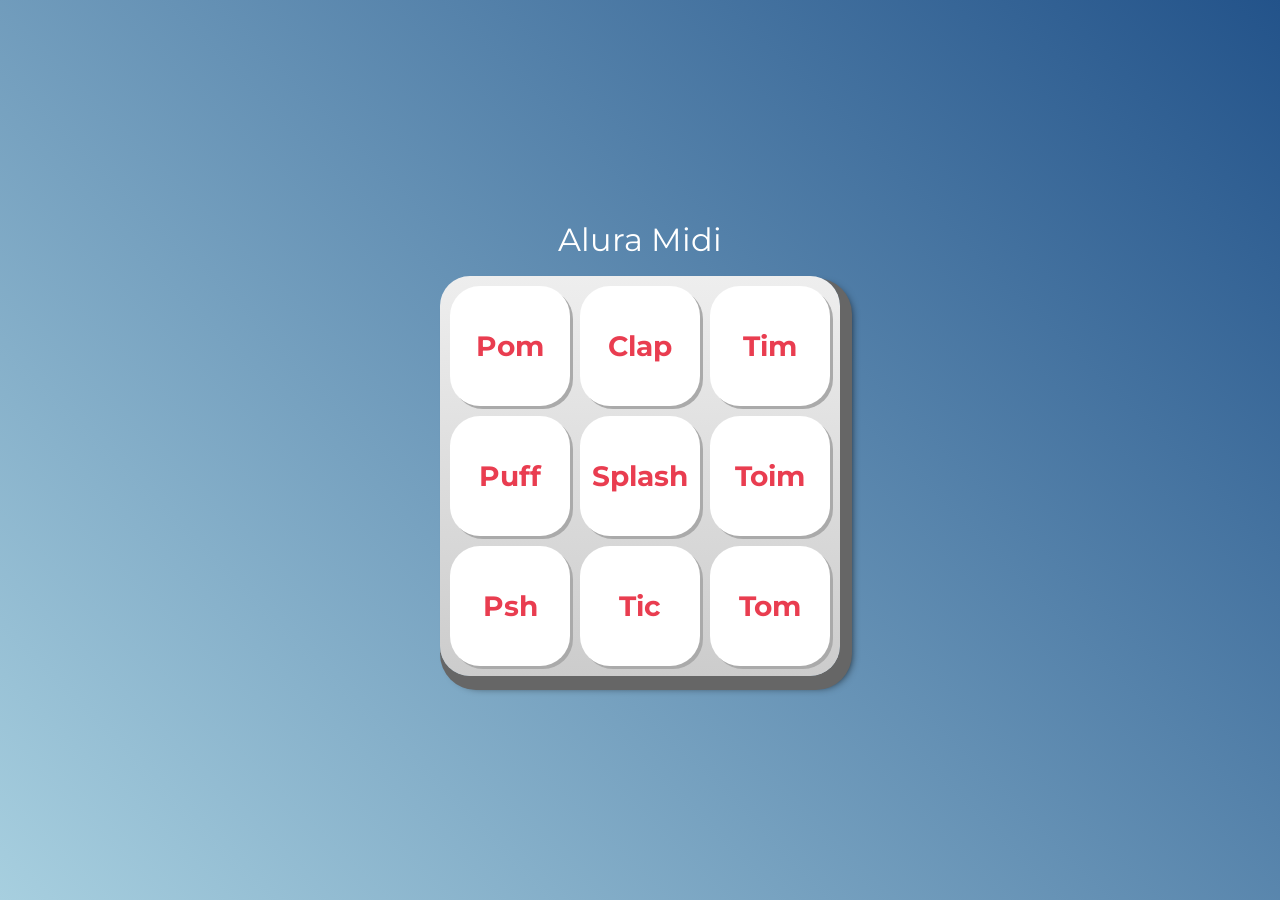
<file: index.html>
<!DOCTYPE html>
<html lang="pt-BR">
<head>
    <meta charset="UTF-8">
    <meta http-equiv="X-UA-Compatible" content="IE=edge">
    <meta name="viewport" content="width=device-width, initial-scale=1.0">

    <title>Alura MIDI</title>

    <link rel="preconnect" href="https://fonts.googleapis.com">
    <link rel="preconnect" href="https://fonts.gstatic.com" crossorigin>
    <link href="https://fonts.googleapis.com/css2?family=Montserrat:wght@500;600&display=swap" rel="stylesheet">

    <link rel="icon" type="image/png" href="images/bateria.png">
    <link rel="stylesheet" href="css/reset.css">
    <link rel="stylesheet" href="css/estilos.css">

</head>
<body>

    <h1>Alura Midi</h1>

    <section class="teclado">
        <button class="tecla tecla_pom" onclick="tocaSomPom()">Pom</button>
        <button class="tecla tecla_clap">Clap</button>
        <button class="tecla tecla_tim">Tim</button>

        <button class="tecla tecla_puff">Puff</button>
        <button class="tecla tecla_splash">Splash</button>
        <button class="tecla tecla_toim">Toim</button>

        <button class="tecla tecla_psh">Psh</button>
        <button class="tecla tecla_tic">Tic</button>
        <button class="tecla tecla_tom">Tom</button>
    </section>

    <audio src="sounds/keyq.wav" id="som_tecla_pom"></audio>
    <audio src="sounds/keyw.wav" id="som_tecla_clap"></audio>
    <audio src="sounds/keye.wav" id="som_tecla_tim"></audio>
    <audio src="sounds/keya.wav" id="som_tecla_puff"></audio>
    <audio src="sounds/keys.wav" id="som_tecla_splash"></audio>
    <audio src="sounds/keyd.wav" id="som_tecla_toim"></audio>
    <audio src="sounds/keyz.wav" id="som_tecla_psh"></audio>
    <audio src="sounds/keyx.wav" id="som_tecla_tic"></audio>
    <audio src="sounds/keyc.wav" id="som_tecla_tom"></audio>


    <script src="main.js"></script>
</body>
</html>
</file>
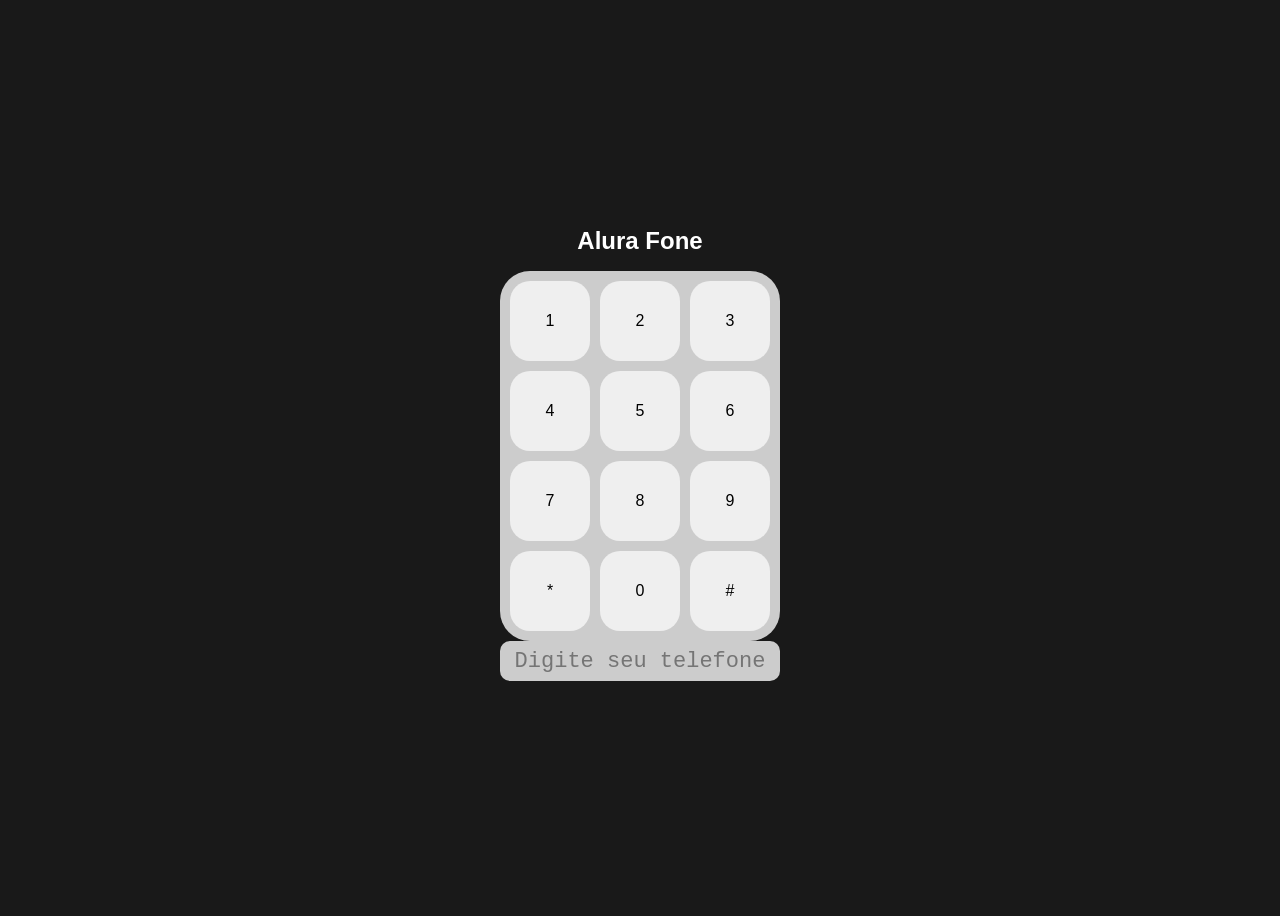
<file: desafio-aula01/desafio.html>
<!DOCTYPE html>
<html lang="en">

<head>
  <meta charset="UTF-8">
  <meta name="viewport" content="width=device-width, initial-scale=1.0">
  <title>Document</title>
  <link rel="stylesheet" href="./css/desafio-estilo.css">
</head>

<body>

  <h1> Alura Fone </h1>
  <section class="teclado">
    <input type="button" value="1">
    <input type="button" value="2">
    <input type="button" value="3">
    <input type="button" value="4">
    <input type="button" value="5">
    <input type="button" value="6">
    <input type="button" value="7">
    <input type="button" value="8">
    <input type="button" value="9">
    <input type="button" value="*">
    <input type="button" value="0">
    <input type="button" value="#">
  </section>
  <input type="tel" placeholder="Digite seu telefone">

  <script>
    const listaDeBotoes = document.querySelectorAll('input[type=button]');

    let campoTelefone = document.querySelector('input[type=tel]');

    for (let contador = 0; contador < listaDeBotoes.length; contador++) {
      let botao = listaDeBotoes[contador];

      botao.onclick = function () {
        campoTelefone.value = "Digite seu Telefone!!!";
      }
    }
  </script>

</body>

</html>
</file>
<file: css/estilos.css>
:root {
  --cinza: #aaa;
  --vermelha: #e93d50;
  --vermelha-escura: #af303f;
  --branca: #fff;
  --luz: rgb(229, 255, 0);
}

body {
  align-items: center;
  background: linear-gradient(45deg, #a7cfdf 0%,#23538a 100%);
  display: flex;
  justify-content: center;
  flex-direction: column;
  font-family: 'Montserrat', sans-serif;
  min-height: 100vh;
}

h1 {
  color: var(--branca);
  margin-bottom: 20px;
  font-size: 2rem;
}

.teclado {
  background: linear-gradient(to bottom, #eeeeee 0%,#cccccc 100%);
  box-shadow: 6px 8px 0 6px #666, 10px 10px 10px #000;
  border-radius: 30px;
  display: grid;
  gap: 10px;
  grid-template-columns: repeat(3, 1fr);
  padding: 10px;
}

.tecla {
  background-color: var(--branca);
  border-radius: 30px;
  box-shadow: 3px 3px 0 var(--cinza);
  color: var(--vermelha);
  cursor: pointer;
  height: 120px;
  font-size: 1.75em;
  font-weight: bold;
  line-height: 120px;
  text-align: center;
  width: 120px;
}

.tecla.ativa,
.tecla:active {
  background-color: var(--vermelha);
  border: 4px solid  var(--vermelha);
  box-shadow: 3px 3px 0 var(--vermelha-escura) inset;
  color: var(--branca);
  outline: none;
}

.tecla.focus,
.tecla:focus {
  outline: none;
  box-shadow: 1px 1px 10px var(--luz);
}

.tecla.active:focus,
.tecla:active:focus {
  box-shadow: 3px 3px 0 var(--vermelha-escura) inset, 1px 1px 10px var(--luz);
}

.meuPlayer {
  background-color: #fff;
  border-radius: 5px;
  color: #000;
}
</file>
<file: desafio-aula01/css/desafio-estilo.css>
* {
    box-sizing: border-box;
  }
  
  body {
    display: flex;
    justify-content: center;
    align-items: center;
    flex-direction: column;
    background-color: #191919;
    min-height: 100vh;
  }
  
  input {
    border: none;
    color: inherit;
    font-size: inherit;
    font-weight: inherit;
    font-family: inherit;
  }
  
  h1 {
    font-family: 'Montserrat', sans-serif;
    font-size: 24px;
    color: #fff;
  }
  
  .teclado {
    display: grid;
    grid-template-columns: repeat(3, 1fr);
    gap: 10px; 
    background-color: #cccccc;
    border-radius: 30px;
    padding: 10px;
  }
  
  input[type=button] {
    border-radius: 20px;
    cursor: pointer;
    font-family: 'Montserrat', sans-serif;
    height: 80px;
    width: 80px;
  }
  
  input[type=tel] {
    background-color: #cccccc;
    border-radius: 10px;
    font-family: monospace;
    font-size: 22px;
    height: 40px;
    margin-bottom: 24px;
    padding: 10px;
    text-align: center;
    width: 280px;
  }
</file>
